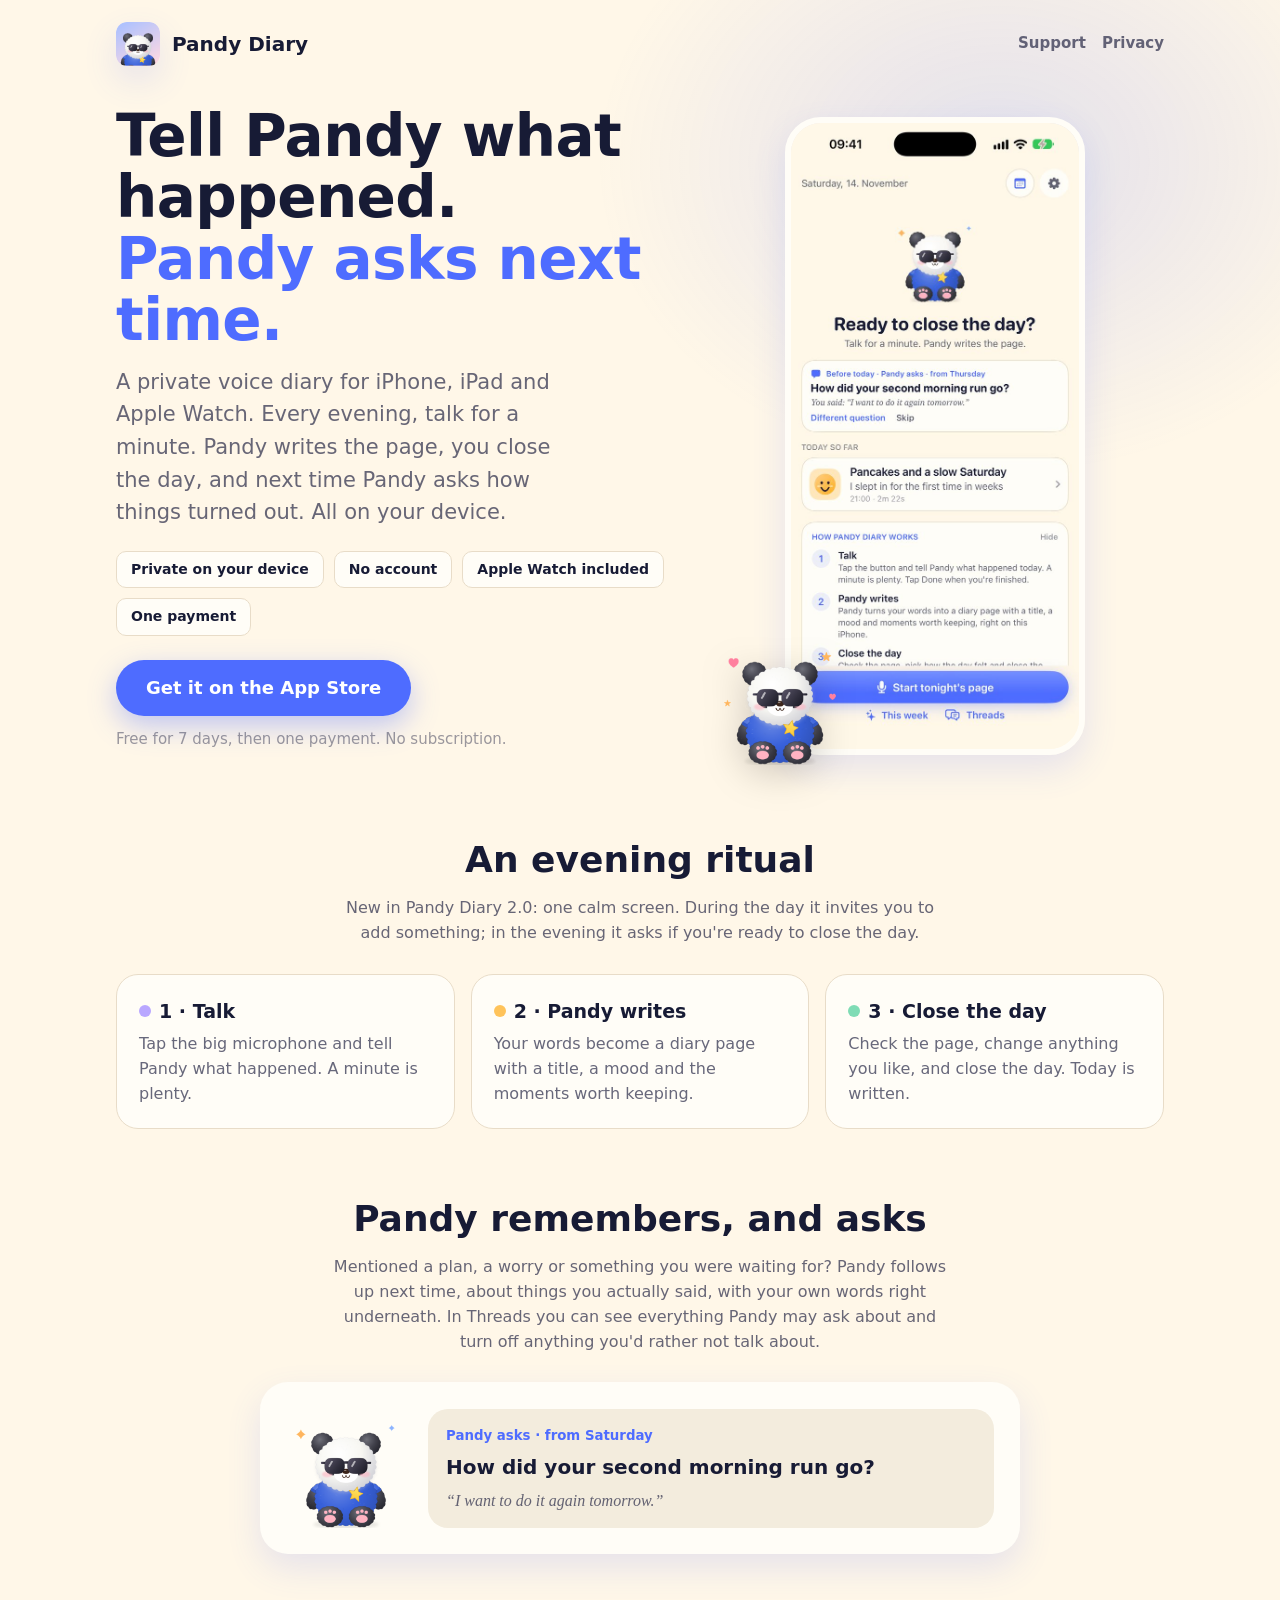
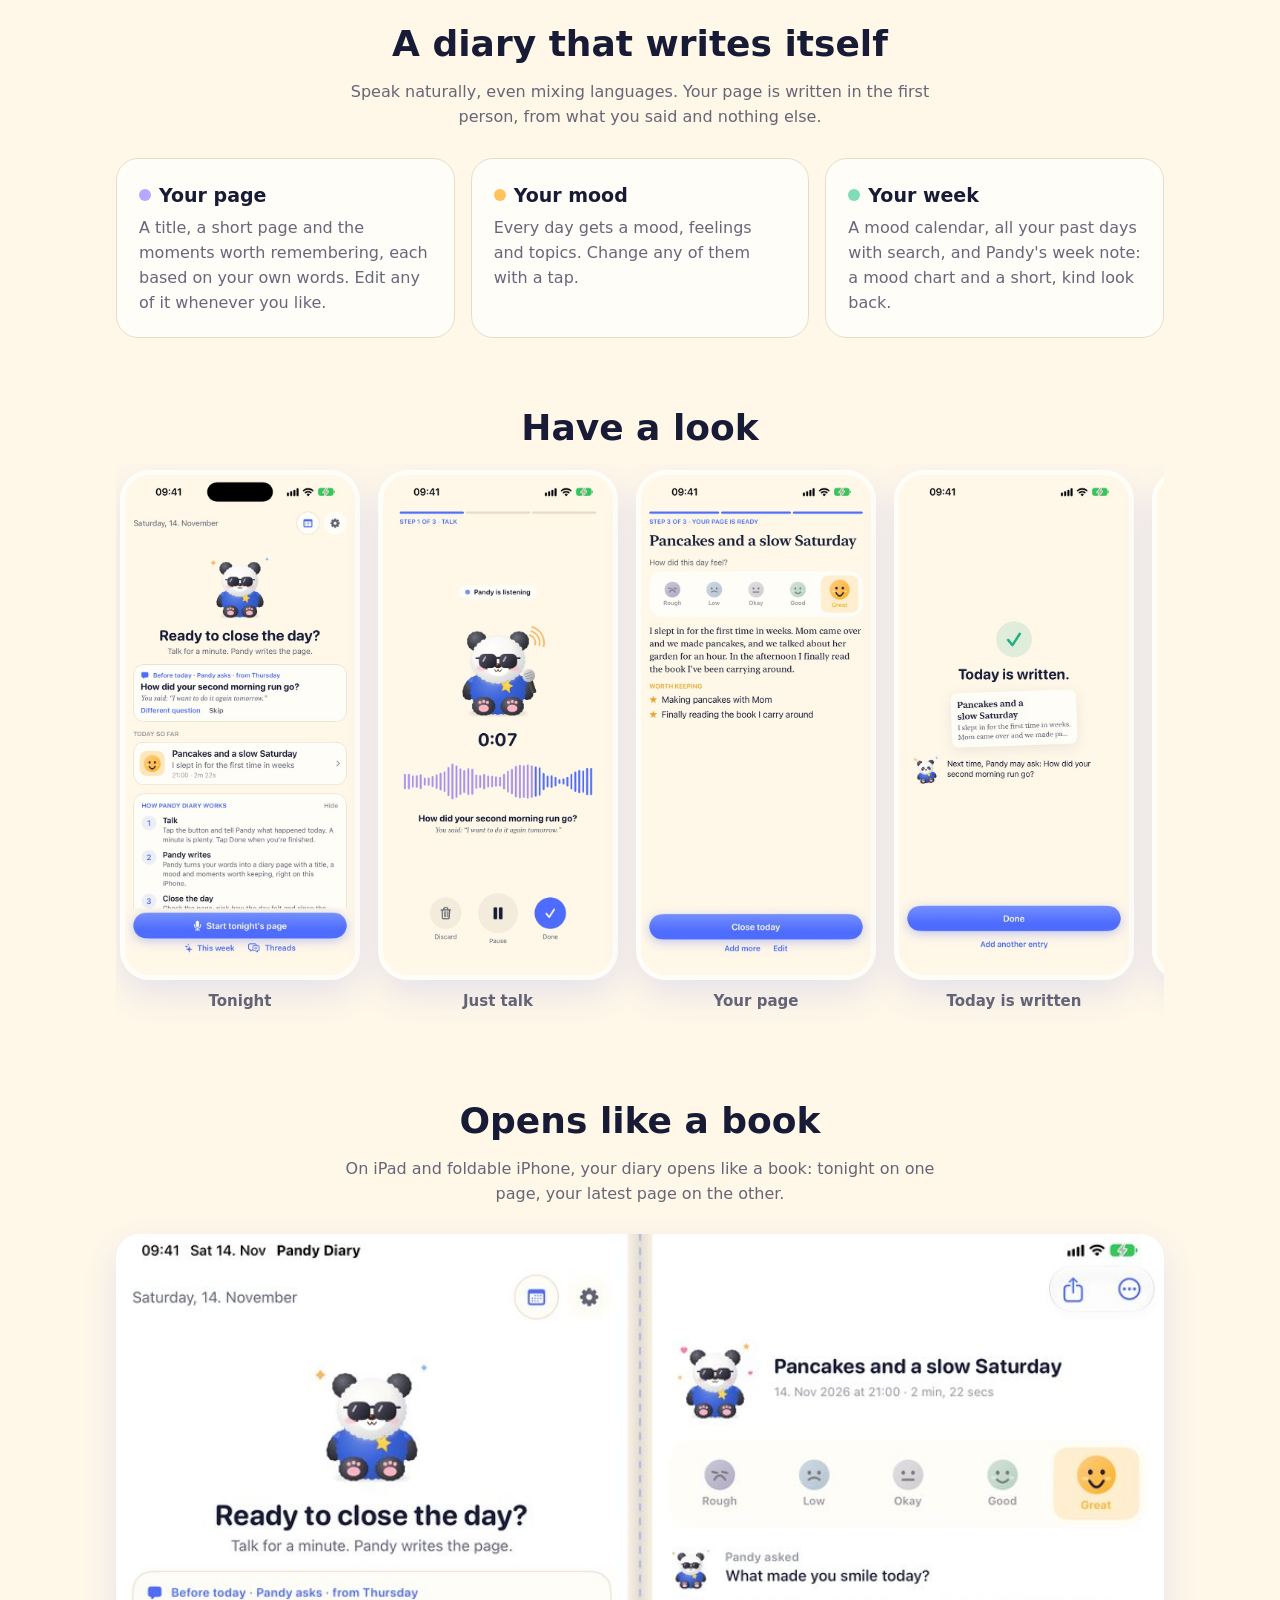
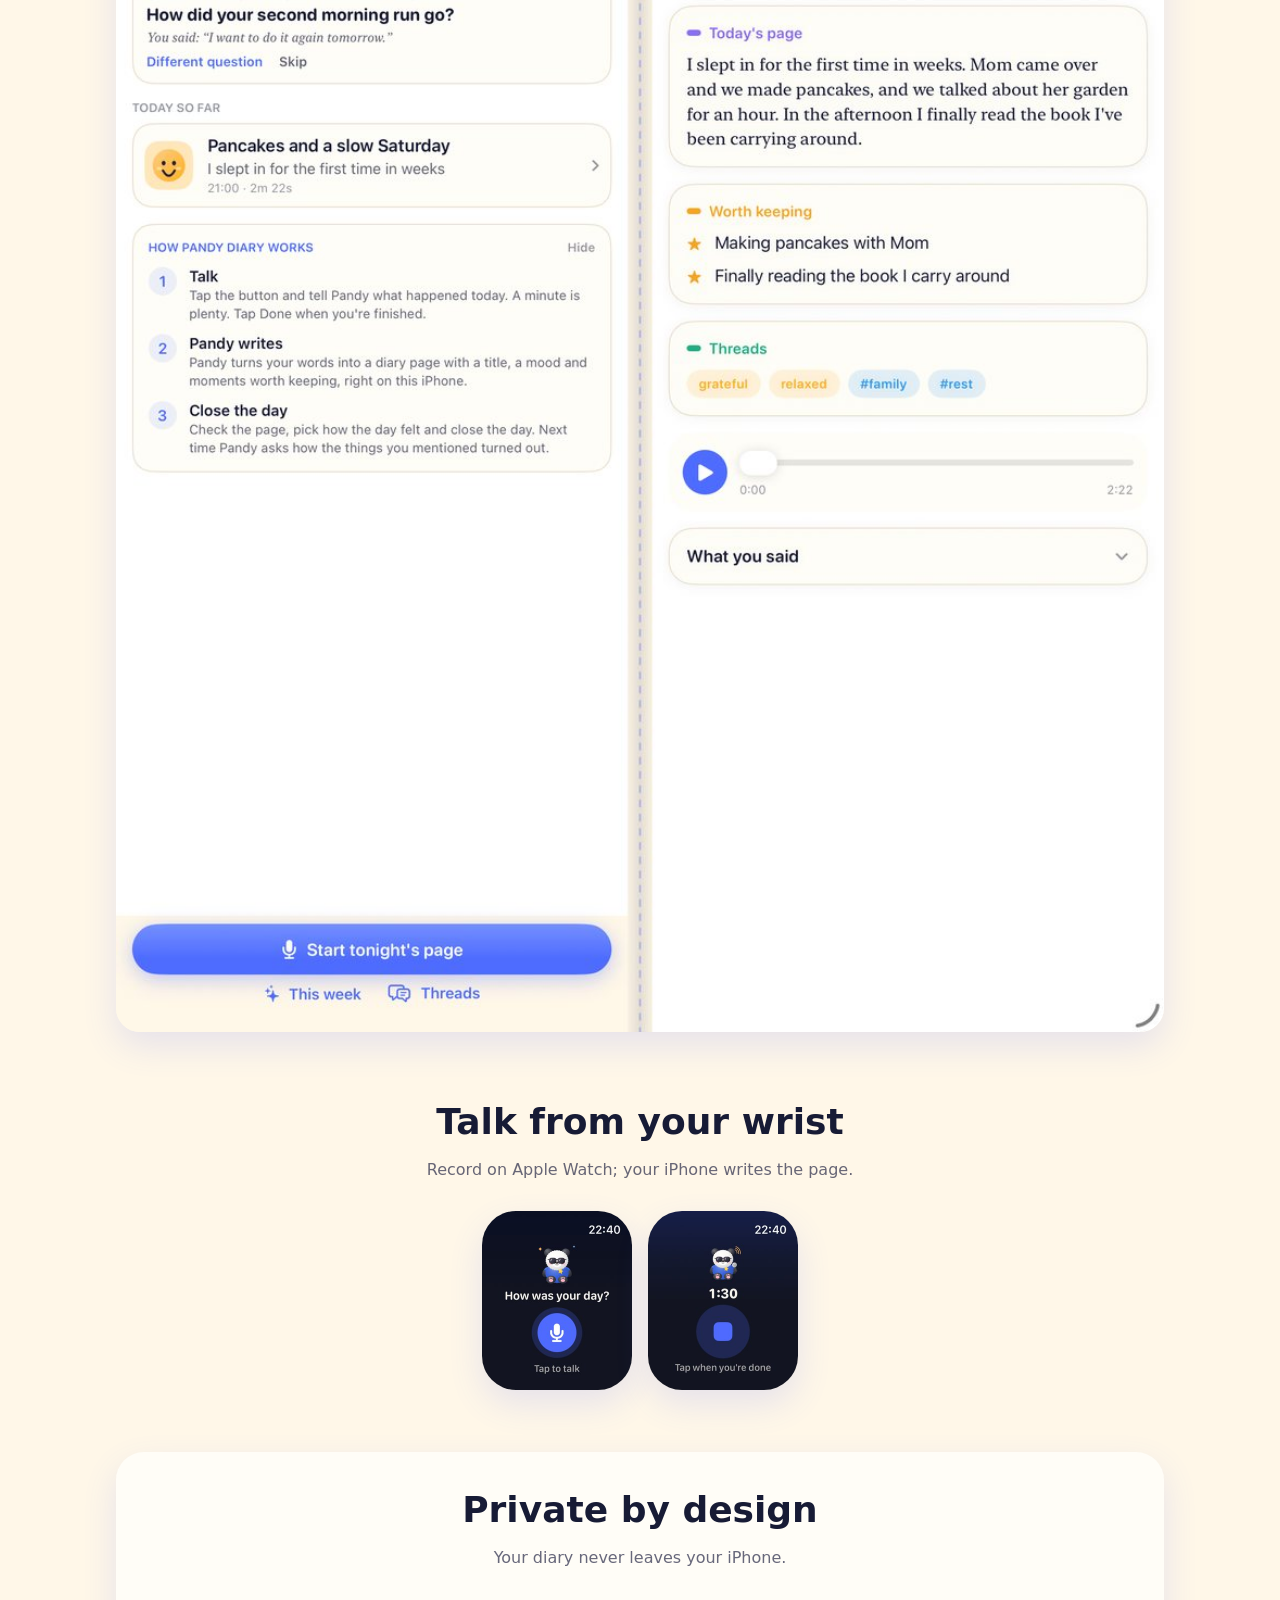
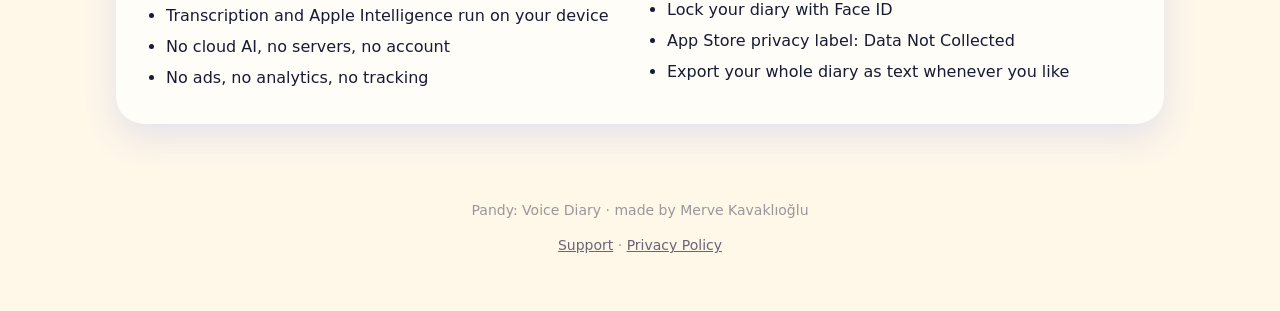
<file: index.html>
<!doctype html>
<html lang="en">
<head>
<meta charset="utf-8">
<meta name="viewport" content="width=device-width, initial-scale=1">
<title>Pandy: Voice Diary</title>
<meta name="description" content="An evening ritual for your diary: talk about your day, Pandy writes the page, you close the day. Pandy remembers how you felt and asks how things turned out. Everything stays on your iPhone.">
<meta property="og:title" content="Pandy: Voice Diary">
<meta property="og:description" content="Just talk. Pandy writes your diary page and asks how things turned out. Private, on your iPhone.">
<meta property="og:image" content="images/icon.png">
<link rel="icon" href="images/icon.png">
<link rel="apple-touch-icon" href="images/icon.png">
<link rel="stylesheet" href="style.css">
</head>
<body>
<div class="wrap">
  <nav class="top">
    <a class="brand" href="./"><img src="images/icon.png" alt="">Pandy Diary</a>
    <div class="links"><a href="support.html">Support</a><a href="privacy.html">Privacy</a></div>
  </nav>

  <header class="hero">
    <div>
      <h1>Tell Pandy what happened.<br><span>Pandy asks next time.</span></h1>
      <p class="lead">A private voice diary for iPhone, iPad and Apple Watch. Every evening, talk for a minute. Pandy writes the page, you close the day, and next time Pandy asks how things turned out. All on your device.</p>
      <div class="badges">
        <span class="badge">Private on your device</span>
        <span class="badge">No account</span>
        <span class="badge">Apple Watch included</span>
        <span class="badge">One payment</span>
      </div>
      <a class="cta" href="https://apps.apple.com/app/id6832741382">Get it on the App Store</a>
      <p class="price">Free for 7 days, then one payment. No subscription.</p>
    </div>
    <div class="hero-art">
      <img class="phone" src="images/iphone-evening.jpg" alt="Pandy Diary in the evening: Ready to close the day?" width="620" height="1347">
      <img class="pandy" src="images/pandy-happy.png" alt="">
    </div>
  </header>

  <section>
    <h2>An evening ritual</h2>
    <p class="sub">New in Pandy Diary 2.0: one calm screen. During the day it invites you to add something; in the evening it asks if you're ready to close the day.</p>
    <div class="grid">
      <div class="card"><h3><span class="dot" style="background:var(--lavender)"></span>1 · Talk</h3><p>Tap the big microphone and tell Pandy what happened. A minute is plenty.</p></div>
      <div class="card"><h3><span class="dot" style="background:var(--honey)"></span>2 · Pandy writes</h3><p>Your words become a diary page with a title, a mood and the moments worth keeping.</p></div>
      <div class="card"><h3><span class="dot" style="background:var(--mint)"></span>3 · Close the day</h3><p>Check the page, change anything you like, and close the day. Today is written.</p></div>
    </div>
  </section>

  <section>
    <h2>Pandy remembers, and asks</h2>
    <p class="sub">Mentioned a plan, a worry or something you were waiting for? Pandy follows up next time, about things you actually said, with your own words right underneath. In Threads you can see everything Pandy may ask about and turn off anything you'd rather not talk about.</p>
    <div class="ask">
      <img src="images/pandy-home.png" alt="Pandy the panda in sunglasses">
      <div class="bubble">
        <small>Pandy asks · from Saturday</small>
        <p>How did your second morning run go?</p>
        <q>I want to do it again tomorrow.</q>
      </div>
    </div>
  </section>

  <section>
    <h2>A diary that writes itself</h2>
    <p class="sub">Speak naturally, even mixing languages. Your page is written in the first person, from what you said and nothing else.</p>
    <div class="grid">
      <div class="card"><h3><span class="dot" style="background:var(--lavender)"></span>Your page</h3><p>A title, a short page and the moments worth remembering, each based on your own words. Edit any of it whenever you like.</p></div>
      <div class="card"><h3><span class="dot" style="background:var(--honey)"></span>Your mood</h3><p>Every day gets a mood, feelings and topics. Change any of them with a tap.</p></div>
      <div class="card"><h3><span class="dot" style="background:var(--mint)"></span>Your week</h3><p>A mood calendar, all your past days with search, and Pandy's week note: a mood chart and a short, kind look back.</p></div>
    </div>
  </section>

  <section>
    <h2>Have a look</h2>
    <div class="shots">
      <figure><img src="images/iphone-evening.jpg" alt="Ready to close the day, with Pandy's question" loading="lazy"><figcaption>Tonight</figcaption></figure>
      <figure><img src="images/iphone-recording.jpg" alt="Recording" loading="lazy"><figcaption>Just talk</figcaption></figure>
      <figure><img src="images/iphone-review.jpg" alt="Your page is ready" loading="lazy"><figcaption>Your page</figcaption></figure>
      <figure><img src="images/iphone-done.jpg" alt="Today is written" loading="lazy"><figcaption>Today is written</figcaption></figure>
      <figure><img src="images/iphone-threads.jpg" alt="Threads Pandy may ask about" loading="lazy"><figcaption>Threads</figcaption></figure>
      <figure><img src="images/iphone-week.jpg" alt="Pandy's week note" loading="lazy"><figcaption>Week note</figcaption></figure>
      <figure><img src="images/iphone-calendar.jpg" alt="Mood calendar" loading="lazy"><figcaption>Mood calendar</figcaption></figure>
    </div>
  </section>

  <section>
    <h2>Opens like a book</h2>
    <p class="sub">On iPad and foldable iPhone, your diary opens like a book: tonight on one page, your latest page on the other.</p>
    <div class="book"><img src="images/book.jpg" alt="Pandy Diary as an open book on iPad" loading="lazy"></div>
  </section>

  <section>
    <h2>Talk from your wrist</h2>
    <p class="sub">Record on Apple Watch; your iPhone writes the page.</p>
    <div class="watch"><img src="images/watch-idle.jpg" alt="Apple Watch ready to record" loading="lazy"><img src="images/watch-recording.jpg" alt="Apple Watch recording" loading="lazy"></div>
  </section>

  <section>
    <div class="private">
      <h2>Private by design</h2>
      <p class="sub">Your diary never leaves your iPhone.</p>
      <ul>
        <li>Transcription and Apple Intelligence run on your device</li>
        <li>No cloud AI, no servers, no account</li>
        <li>No ads, no analytics, no tracking</li>
        <li>Lock your diary with Face ID</li>
        <li>App Store privacy label: Data Not Collected</li>
        <li>Export your whole diary as text whenever you like</li>
      </ul>
    </div>
  </section>

  <footer>
    <p>Pandy: Voice Diary · made by Merve Kavaklıoğlu</p>
    <p><a href="support.html">Support</a> · <a href="privacy.html">Privacy Policy</a></p>
  </footer>
</div>
</body>
</html>
</file>
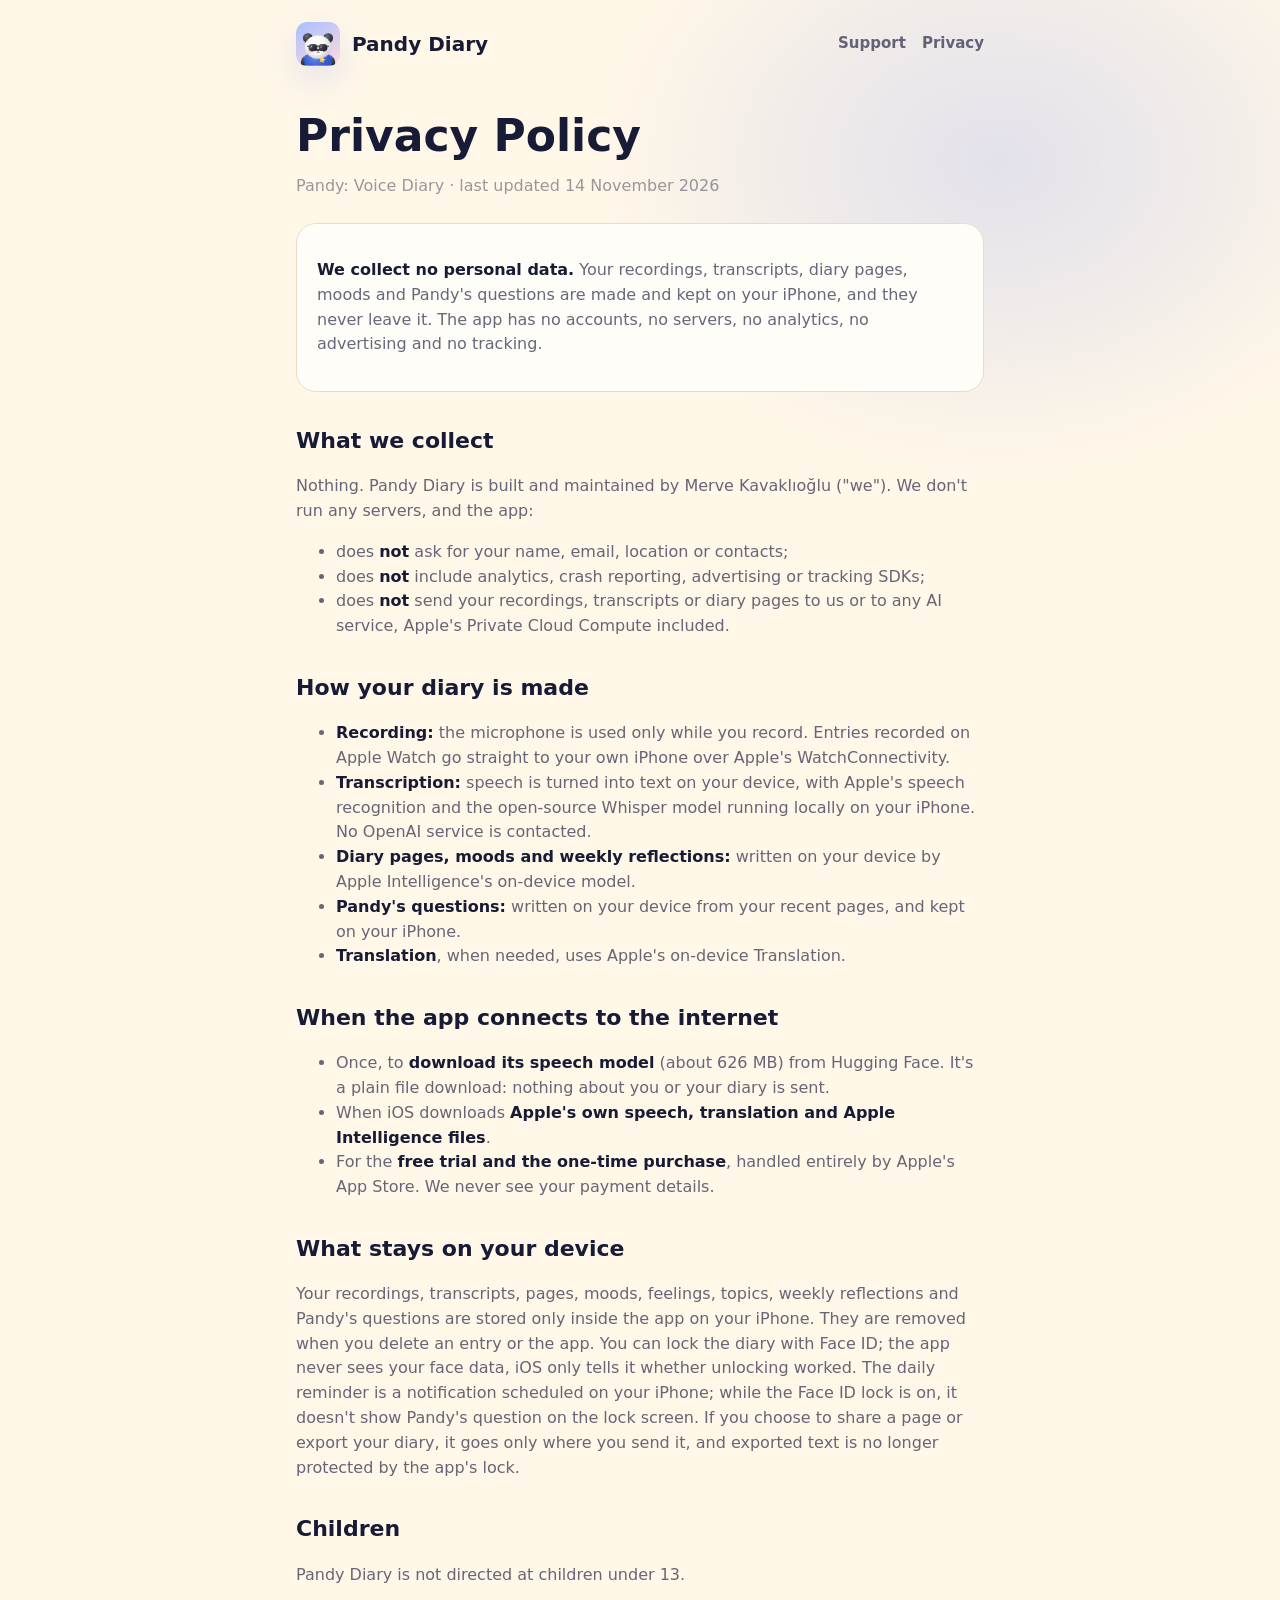
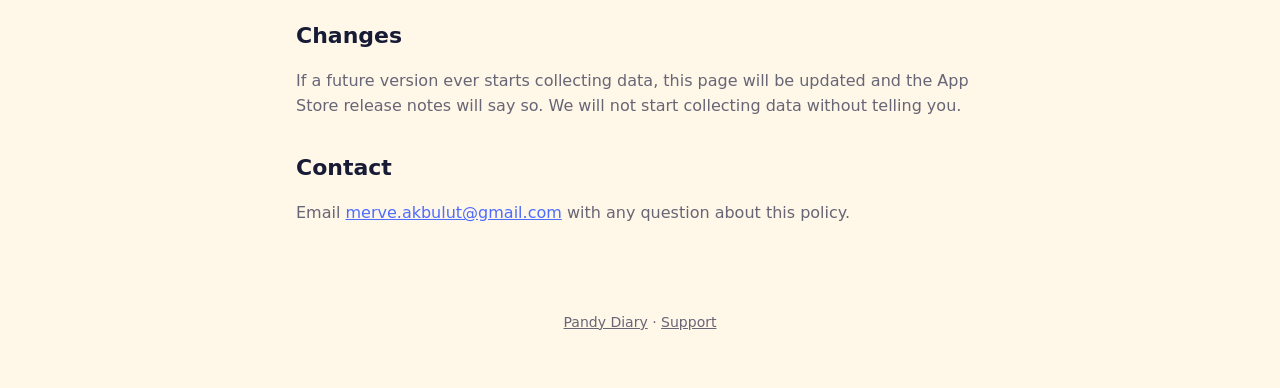
<file: privacy.html>
<!doctype html>
<html lang="en">
<head>
<meta charset="utf-8">
<meta name="viewport" content="width=device-width, initial-scale=1">
<title>Pandy Diary Privacy Policy</title>
<meta name="description" content="Pandy: Voice Diary collects no personal data. Your diary is made and kept on your iPhone.">
<link rel="icon" href="images/icon.png">
<link rel="stylesheet" href="style.css">
</head>
<body>
<div class="wrap narrow doc">
  <nav class="top">
    <a class="brand" href="./"><img src="images/icon.png" alt="">Pandy Diary</a>
    <div class="links"><a href="support.html">Support</a><a href="privacy.html">Privacy</a></div>
  </nav>

  <h1>Privacy Policy</h1>
  <p class="updated">Pandy: Voice Diary · last updated 14 November 2026</p>

  <div class="tldr"><p><strong>We collect no personal data.</strong> Your recordings, transcripts, diary pages, moods and Pandy's questions are made and kept on your iPhone, and they never leave it. The app has no accounts, no servers, no analytics, no advertising and no tracking.</p></div>

  <h2>What we collect</h2>
  <p>Nothing. Pandy Diary is built and maintained by Merve Kavaklıoğlu ("we"). We don't run any servers, and the app:</p>
  <ul>
    <li>does <strong>not</strong> ask for your name, email, location or contacts;</li>
    <li>does <strong>not</strong> include analytics, crash reporting, advertising or tracking SDKs;</li>
    <li>does <strong>not</strong> send your recordings, transcripts or diary pages to us or to any AI service, Apple's Private Cloud Compute included.</li>
  </ul>

  <h2>How your diary is made</h2>
  <ul>
    <li><strong>Recording:</strong> the microphone is used only while you record. Entries recorded on Apple Watch go straight to your own iPhone over Apple's WatchConnectivity.</li>
    <li><strong>Transcription:</strong> speech is turned into text on your device, with Apple's speech recognition and the open-source Whisper model running locally on your iPhone. No OpenAI service is contacted.</li>
    <li><strong>Diary pages, moods and weekly reflections:</strong> written on your device by Apple Intelligence's on-device model.</li>
    <li><strong>Pandy's questions:</strong> written on your device from your recent pages, and kept on your iPhone.</li>
    <li><strong>Translation</strong>, when needed, uses Apple's on-device Translation.</li>
  </ul>

  <h2>When the app connects to the internet</h2>
  <ul>
    <li>Once, to <strong>download its speech model</strong> (about 626 MB) from Hugging Face. It's a plain file download: nothing about you or your diary is sent.</li>
    <li>When iOS downloads <strong>Apple's own speech, translation and Apple Intelligence files</strong>.</li>
    <li>For the <strong>free trial and the one-time purchase</strong>, handled entirely by Apple's App Store. We never see your payment details.</li>
  </ul>

  <h2>What stays on your device</h2>
  <p>Your recordings, transcripts, pages, moods, feelings, topics, weekly reflections and Pandy's questions are stored only inside the app on your iPhone. They are removed when you delete an entry or the app. You can lock the diary with Face ID; the app never sees your face data, iOS only tells it whether unlocking worked. The daily reminder is a notification scheduled on your iPhone; while the Face ID lock is on, it doesn't show Pandy's question on the lock screen. If you choose to share a page or export your diary, it goes only where you send it, and exported text is no longer protected by the app's lock.</p>

  <h2>Children</h2>
  <p>Pandy Diary is not directed at children under 13.</p>

  <h2>Changes</h2>
  <p>If a future version ever starts collecting data, this page will be updated and the App Store release notes will say so. We will not start collecting data without telling you.</p>

  <h2>Contact</h2>
  <p>Email <a href="mailto:merve.akbulut@gmail.com">merve.akbulut@gmail.com</a> with any question about this policy.</p>

  <footer><p><a href="./">Pandy Diary</a> · <a href="support.html">Support</a></p></footer>
</div>
</body>
</html>
</file>
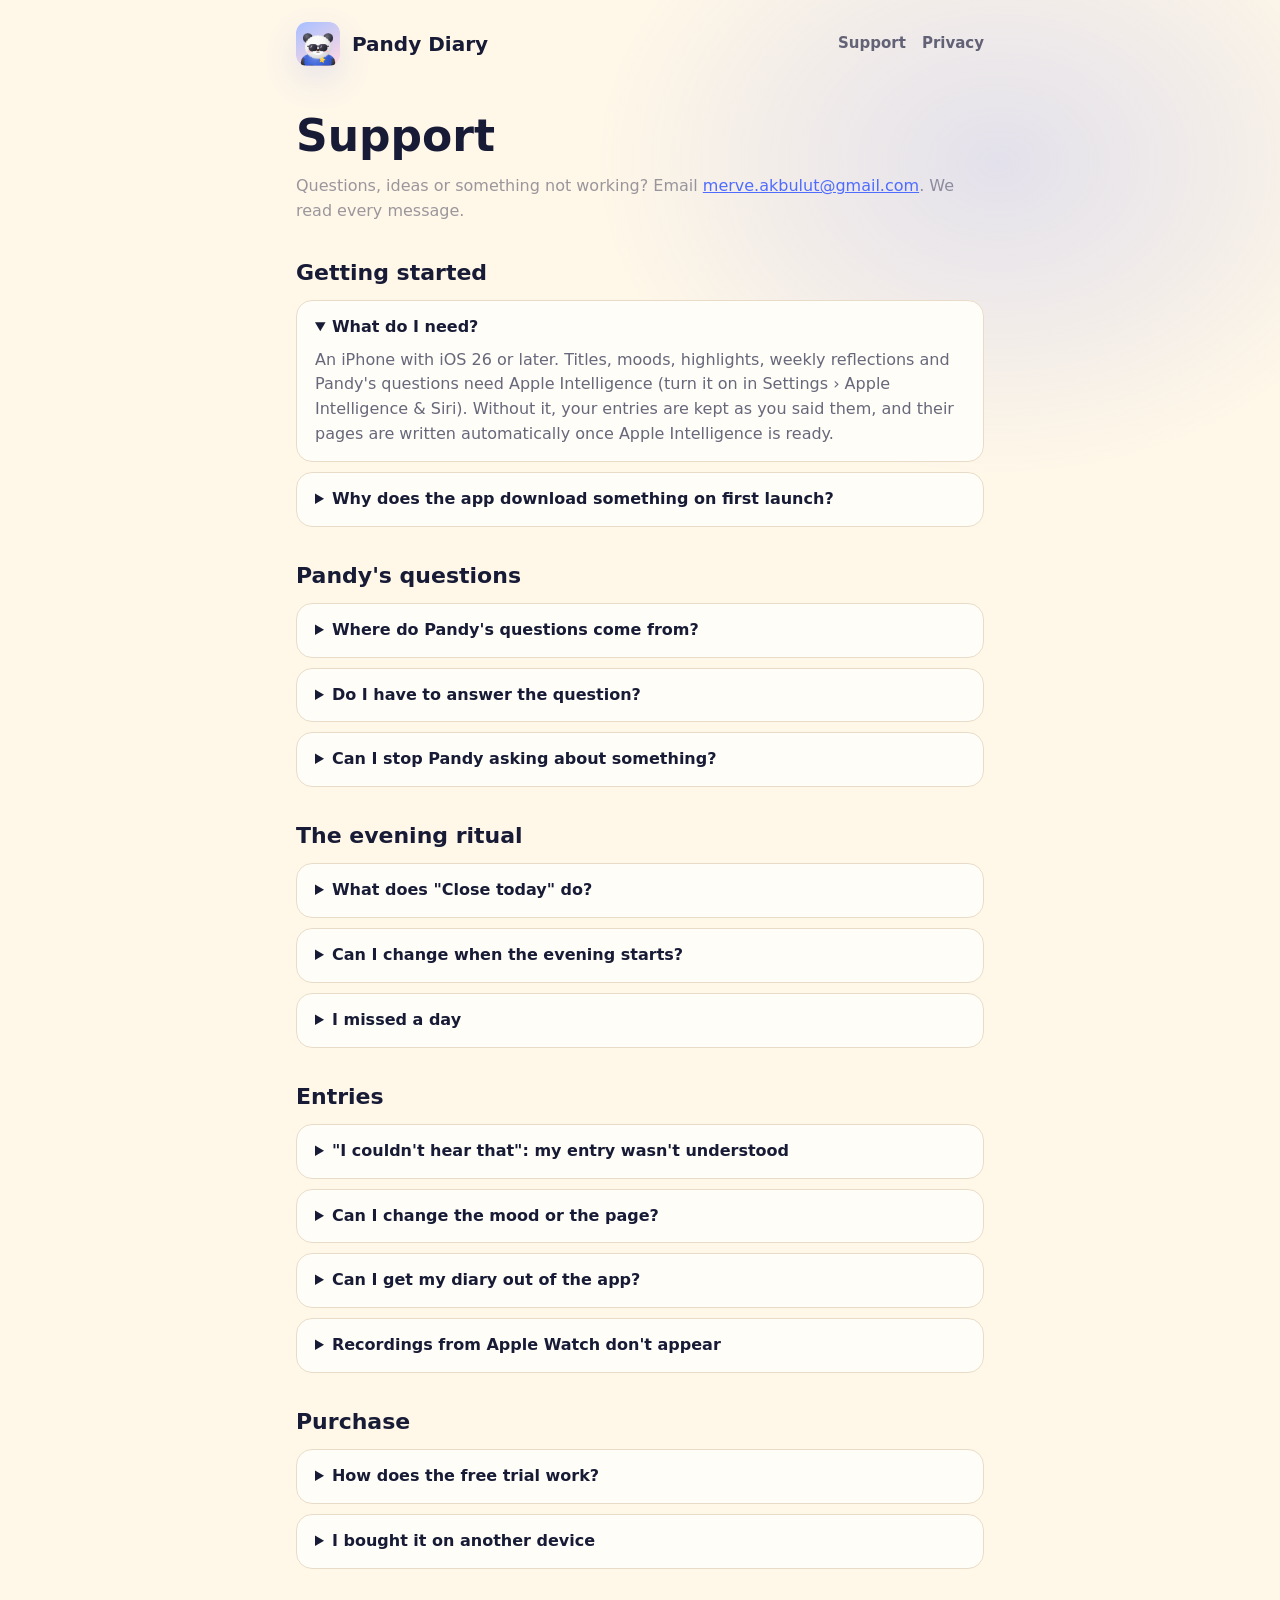
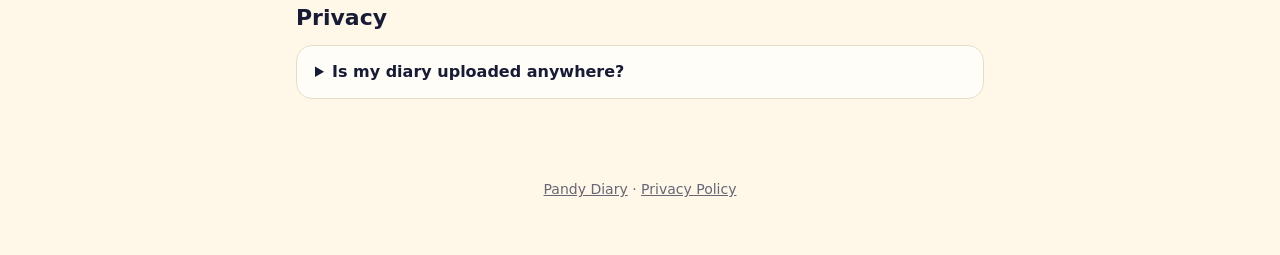
<file: support.html>
<!doctype html>
<html lang="en">
<head>
<meta charset="utf-8">
<meta name="viewport" content="width=device-width, initial-scale=1">
<title>Pandy Diary Support</title>
<meta name="description" content="Help with Pandy: Voice Diary.">
<link rel="icon" href="images/icon.png">
<link rel="stylesheet" href="style.css">
</head>
<body>
<div class="wrap narrow doc">
  <nav class="top">
    <a class="brand" href="./"><img src="images/icon.png" alt="">Pandy Diary</a>
    <div class="links"><a href="support.html">Support</a><a href="privacy.html">Privacy</a></div>
  </nav>

  <h1>Support</h1>
  <p class="updated">Questions, ideas or something not working? Email <a href="mailto:merve.akbulut@gmail.com">merve.akbulut@gmail.com</a>. We read every message.</p>

  <h2>Getting started</h2>
  <details open><summary>What do I need?</summary><p>An iPhone with iOS 26 or later. Titles, moods, highlights, weekly reflections and Pandy's questions need Apple Intelligence (turn it on in Settings › Apple Intelligence &amp; Siri). Without it, your entries are kept as you said them, and their pages are written automatically once Apple Intelligence is ready.</p></details>
  <details><summary>Why does the app download something on first launch?</summary><p>Pandy Diary downloads its speech recognition model once (about 626 MB), so it can understand about 100 languages right on your iPhone. Wi-Fi is recommended. You can already record while it downloads; your entry is written down once it's done. Nothing about you is uploaded.</p></details>

  <h2>Pandy's questions</h2>
  <details><summary>Where do Pandy's questions come from?</summary><p>From your last few pages. Pandy looks for plans, worries and things you were waiting for, and asks how they turned out, with your own sentence shown underneath. It's all done on your iPhone. Tap "Different question" to see the next one, or "Skip" to talk about anything. When there's nothing to follow up, Pandy asks an everyday question instead.</p></details>
  <details><summary>Do I have to answer the question?</summary><p>No. Talk about anything you like; the question is only an invitation.</p></details>
  <details><summary>Can I stop Pandy asking about something?</summary><p>Yes. Open Threads on the home screen. It lists everything Pandy may ask about; turn off anything you'd rather not talk about, or choose "Ask this next time".</p></details>

  <h2>The evening ritual</h2>
  <details><summary>What does "Close today" do?</summary><p>It marks the day as written, so the home screen shows "Today is written." It's only a gentle marker: you can still add more entries afterwards. Until 4 in the morning, an entry still counts for the day before.</p></details>
  <details><summary>Can I change when the evening starts?</summary><p>Yes. In Settings, "Close the day from" sets when Pandy starts asking if you're ready to close the day, and "Evening reminder" sets the time of the daily notification.</p></details>
  <details><summary>I missed a day</summary><p>That's okay, there are no streaks to lose. The next day Pandy offers "Add a note for yesterday".</p></details>

  <h2>Entries</h2>
  <details><summary>"I couldn't hear that": my entry wasn't understood</summary><p>The recording was too quiet, too noisy or too short to understand reliably, so Pandy doesn't guess. Check your spoken languages in Settings, then tap "Record again" a little closer to the microphone, or "Keep the recording".</p></details>
  <details><summary>Can I change the mood or the page?</summary><p>Yes. Tap another face to change the mood; your choice is kept, even if the page is written again. To change the title, the text or the moments worth keeping, open the page and choose "Edit page".</p></details>
  <details><summary>Can I get my diary out of the app?</summary><p>Yes. In Settings, "Export diary" shares all your pages and quick notes as text, wherever you choose.</p></details>
  <details><summary>Recordings from Apple Watch don't appear</summary><p>Open Pandy Diary on your iPhone. Watch recordings are sent to the iPhone over Bluetooth or Wi-Fi and are written down there; the watch shows how many are still waiting.</p></details>

  <h2>Purchase</h2>
  <details><summary>How does the free trial work?</summary><p>Tap "Start free trial" to use everything free for 7 days. There's no subscription and nothing renews: after the trial, you can keep Pandy Diary with a single one-time purchase. Your existing pages always stay readable.</p></details>
  <details><summary>I bought it on another device</summary><p>Open Settings in the app and tap Restore Purchases, signed in with the same Apple Account.</p></details>

  <h2>Privacy</h2>
  <details><summary>Is my diary uploaded anywhere?</summary><p>No. Everything is made and stored on your iPhone; there are no accounts or servers. See the <a href="privacy.html">Privacy Policy</a>.</p></details>

  <footer><p><a href="./">Pandy Diary</a> · <a href="privacy.html">Privacy Policy</a></p></footer>
</div>
</body>
</html>
</file>
<file: style.css>
:root {
  --bg: #fff7e8;
  --card: #fffdf7;
  --raised: #f3ecdd;
  --ink: #171b35;
  --muted: rgba(31, 33, 64, 0.68);
  --faint: rgba(31, 33, 64, 0.45);
  --accent: #4e6cff;
  --accent-ink: #ffffff;
  --lavender: #b9a7ff;
  --blush: #ffb6d2;
  --honey: #ffc35a;
  --mint: #7fdcb5;
  --sky: #8db4ff;
  --line: #e8dcc8;
  --shadow: 0 14px 34px rgba(79, 107, 255, 0.14);
}
@media (prefers-color-scheme: dark) {
  :root:not([data-theme="light"]) {
    --bg: #171b35;
    --card: #20254a;
    --raised: #2a2c52;
    --ink: #f4f1ff;
    --muted: rgba(244, 241, 255, 0.7);
    --faint: rgba(244, 241, 255, 0.45);
    --accent: #7d92ff;
    --line: rgba(244, 241, 255, 0.1);
    --shadow: 0 16px 40px rgba(0, 0, 0, 0.45);
  }
}
:root[data-theme="dark"] {
  --bg: #171b35;
  --card: #20254a;
  --raised: #2a2c52;
  --ink: #f4f1ff;
  --muted: rgba(244, 241, 255, 0.7);
  --faint: rgba(244, 241, 255, 0.45);
  --accent: #7d92ff;
  --line: rgba(244, 241, 255, 0.1);
  --shadow: 0 16px 40px rgba(0, 0, 0, 0.45);
}
* { box-sizing: border-box; }
html { -webkit-text-size-adjust: 100%; }
body {
  margin: 0;
  font-family: ui-rounded, "SF Pro Rounded", -apple-system, BlinkMacSystemFont, system-ui, sans-serif;
  color: var(--ink);
  background: var(--bg);
  line-height: 1.55;
}
body::before {
  content: ""; position: fixed; inset: 0; z-index: -1; pointer-events: none;
  background: radial-gradient(36rem 28rem at 78% 18%, color-mix(in srgb, var(--accent) 16%, transparent), transparent 70%);
}
img { max-width: 100%; height: auto; display: block; }
a { color: var(--accent); }
.wrap { max-width: 1080px; margin: 0 auto; padding: 0 16px; }
.narrow { max-width: 720px; }

nav.top { display: flex; align-items: center; justify-content: space-between; padding: 22px 0 6px; gap: 12px; }
.brand { display: flex; align-items: center; gap: 12px; font-weight: 800; font-size: 20px; color: var(--ink); text-decoration: none; }
.brand img { width: 44px; height: 44px; border-radius: 11px; box-shadow: var(--shadow); }
.links { display: flex; gap: 16px; font-weight: 700; font-size: 15px; }
.links a { color: var(--muted); text-decoration: none; }
.links a:hover { color: var(--accent); }

.hero { display: grid; grid-template-columns: 1.1fr 0.9fr; gap: 28px; align-items: center; padding: 34px 0 10px; }
.hero h1 { font-size: clamp(34px, 6vw, 58px); line-height: 1.06; margin: 0 0 14px; font-weight: 800; letter-spacing: -0.01em; }
.hero h1 span { color: var(--accent); }
.lead { font-size: clamp(17px, 2.3vw, 21px); color: var(--muted); margin: 0; max-width: 34ch; }
.cta { display: inline-block; margin-top: 24px; background: var(--accent); color: var(--accent-ink); text-decoration: none; font-weight: 800; font-size: 18px; padding: 14px 30px; border-radius: 999px; box-shadow: 0 10px 28px color-mix(in srgb, var(--accent) 35%, transparent); }
.price { margin-top: 12px; color: var(--faint); font-size: 15px; }
.hero-art { position: relative; justify-self: center; }
.hero-art .phone { width: min(300px, 70vw); border-radius: 36px; box-shadow: var(--shadow); border: 6px solid var(--card); }
.hero-art .pandy { position: absolute; width: 130px; left: -70px; bottom: -10px; filter: drop-shadow(0 10px 18px rgba(0,0,0,0.18)); }

.badges { display: flex; flex-wrap: wrap; gap: 10px; margin-top: 22px; }
.badge { background: var(--card); border: 1px solid var(--line); border-radius: 10px; padding: 7px 14px; font-weight: 700; font-size: 14px; }

section { padding: 56px 0 6px; }
h2 { font-size: clamp(25px, 4vw, 36px); font-weight: 800; text-align: center; margin: 0 0 8px; }
.sub { text-align: center; color: var(--muted); margin: 0 auto 28px; max-width: 620px; }

.ask { display: grid; grid-template-columns: auto 1fr; gap: 22px; align-items: center; background: var(--card); border-radius: 28px; padding: 26px; box-shadow: var(--shadow); max-width: 760px; margin: 0 auto; }
.ask img { width: 120px; }
.bubble { background: var(--raised); border-radius: 20px; padding: 14px 18px; }
.bubble small { color: var(--accent); font-weight: 800; }
.bubble p { margin: 4px 0 0; font-weight: 800; font-size: 20px; }
.bubble q { display: block; margin-top: 6px; font-family: ui-serif, Georgia, serif; font-style: italic; color: var(--muted); }

.grid { display: grid; grid-template-columns: repeat(3, 1fr); gap: 16px; }
.card { background: var(--card); border: 1px solid var(--line); border-radius: 22px; padding: 22px; }
.card h3 { margin: 0 0 6px; font-size: 19px; }
.card p { margin: 0; color: var(--muted); }
.dot { display: inline-block; width: 12px; height: 12px; border-radius: 50%; margin-right: 8px; vertical-align: 1px; }

.shots { display: flex; gap: 18px; overflow-x: auto; padding: 6px 4px 18px; scroll-snap-type: x mandatory; }
.shots figure { margin: 0; flex: 0 0 auto; scroll-snap-align: center; text-align: center; }
.shots img { width: 240px; border-radius: 30px; box-shadow: var(--shadow); border: 5px solid var(--card); }
.shots figcaption { margin-top: 10px; font-weight: 700; color: var(--muted); font-size: 15px; }
.book img { width: 100%; border-radius: 24px; box-shadow: var(--shadow); }
.watch { display: flex; gap: 16px; justify-content: center; flex-wrap: wrap; }
.watch img { width: 150px; border-radius: 34px; box-shadow: var(--shadow); }

.private { background: var(--card); border-radius: 28px; padding: 30px; box-shadow: var(--shadow); }
.private ul { margin: 0; padding-left: 20px; columns: 2; column-gap: 34px; }
.private li { margin: 6px 0; break-inside: avoid; }

footer { padding: 56px 0 40px; color: var(--faint); font-size: 14px; text-align: center; }
footer a { color: var(--muted); }

.doc h1 { font-size: clamp(30px, 5vw, 44px); margin: 30px 0 4px; }
.doc .updated { color: var(--faint); margin: 0 0 24px; }
.doc h2 { text-align: left; font-size: 22px; margin: 32px 0 6px; }
.doc p, .doc li { color: var(--muted); }
.doc strong { color: var(--ink); }
.tldr { background: var(--card); border-radius: 20px; padding: 18px 20px; border: 1px solid var(--line); }
details { background: var(--card); border: 1px solid var(--line); border-radius: 16px; padding: 14px 18px; margin: 10px 0; }
summary { font-weight: 800; cursor: pointer; }
details p { margin: 8px 0 0; }

@media (max-width: 760px) {
  .hero { grid-template-columns: 1fr; text-align: center; }
  .lead { margin: 0 auto; }
  .badges { justify-content: center; }
  .hero-art .pandy { left: -20px; width: 100px; }
  .grid { grid-template-columns: 1fr; }
  .ask { grid-template-columns: 1fr; text-align: center; }
  .ask img { margin: 0 auto; }
  .private ul { columns: 1; }
  .links { gap: 12px; font-size: 14px; }
}

.hero > div, .grid > *, .ask > * { min-width: 0; }
</file>
